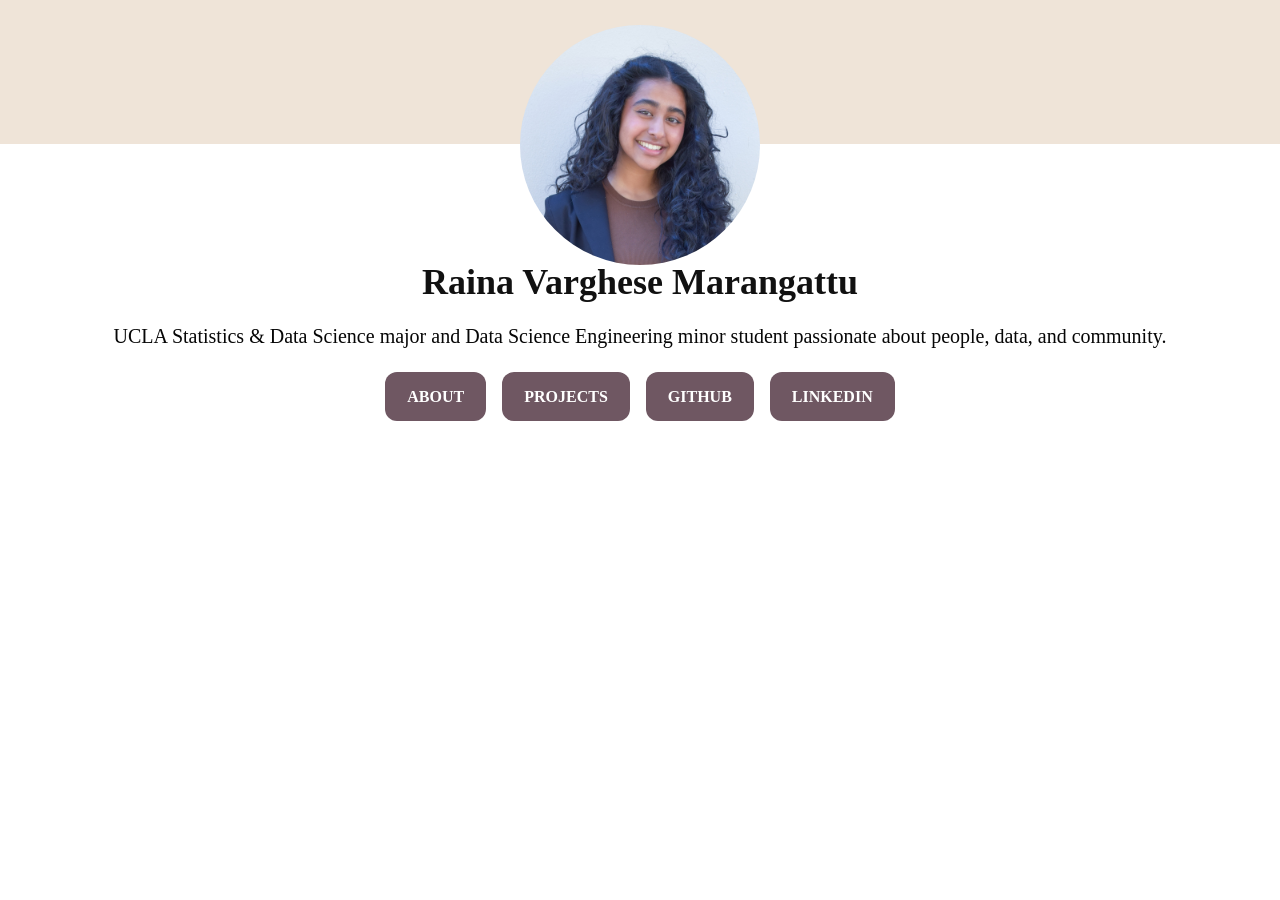
<file: index.html>
<!DOCTYPE html>
<html lang="en">
<head>
    <meta charset="UTF-8">
    <meta name="viewport" content="width=device-width, initial-scale=1.0">
    <title>Home</title>
    <link rel="stylesheet" href="style.css">
    <style>
        body {
            background-color: #ffffff;   /* page background */
            font-family: Georgia, "Times New Roman", serif;
        }

        h1 {
            color: #000042;             /* text color */
            font-size: 46px;            /* size */
            font-weight: 700;           /* thickness */
            text-align: left;
        }
        .intro {
        text-align: center;
        margin-top: 110px;
        margin-bottom: 0;
        }

        .intro-name {
        font-size: 36px;
        font-weight: 700;
        color: #111;
        margin-bottom: 8px;
        text-align: center;
        }

        .intro-desc {
        font-size: 20px;
        color: #060606;
        font-weight: 400;
        text-align: center;
        }
    </style>
</head>

<body>
      <div class="banner">
      <!--<div class="banner-title">Raina Marangattu</div> -->
        <img src="images/profile.jpg" alt="Profile photo" class="profile-pic">
    </div>
    <div class="intro">
        <h1 class="intro-name">Raina Varghese Marangattu</h1>
        <p class="intro-desc">UCLA Statistics & Data Science major and Data Science Engineering minor student passionate about people, data, and community.</p>
      </div>    
    <div class="button-row">
        <div class="menu-item">
            <a href="pages/about.html" class="btn">ABOUT</a>
            <div class="popover">
              <p>Stats & Data Science + Sociology Double Major and Data Science Engineering Minor</p>
            </div>
          </div>
        <a href="pages/projects.html" class="btn">PROJECTS</a>
        <!-- <a href="pages/media.html" class="btn">MEDIA</a> -->
        <a href="https://github.com/raina13-cell" class="btn" target="_blank" rel="noopener noreferrer">GITHUB</a>
        <a href="https://www.linkedin.com/in/raina-marangattu-00918127b" class="btn" target="_blank" rel="noopener noreferrer">LINKEDIN</a>
    </div>
 

      
</body>
</html>
</file>
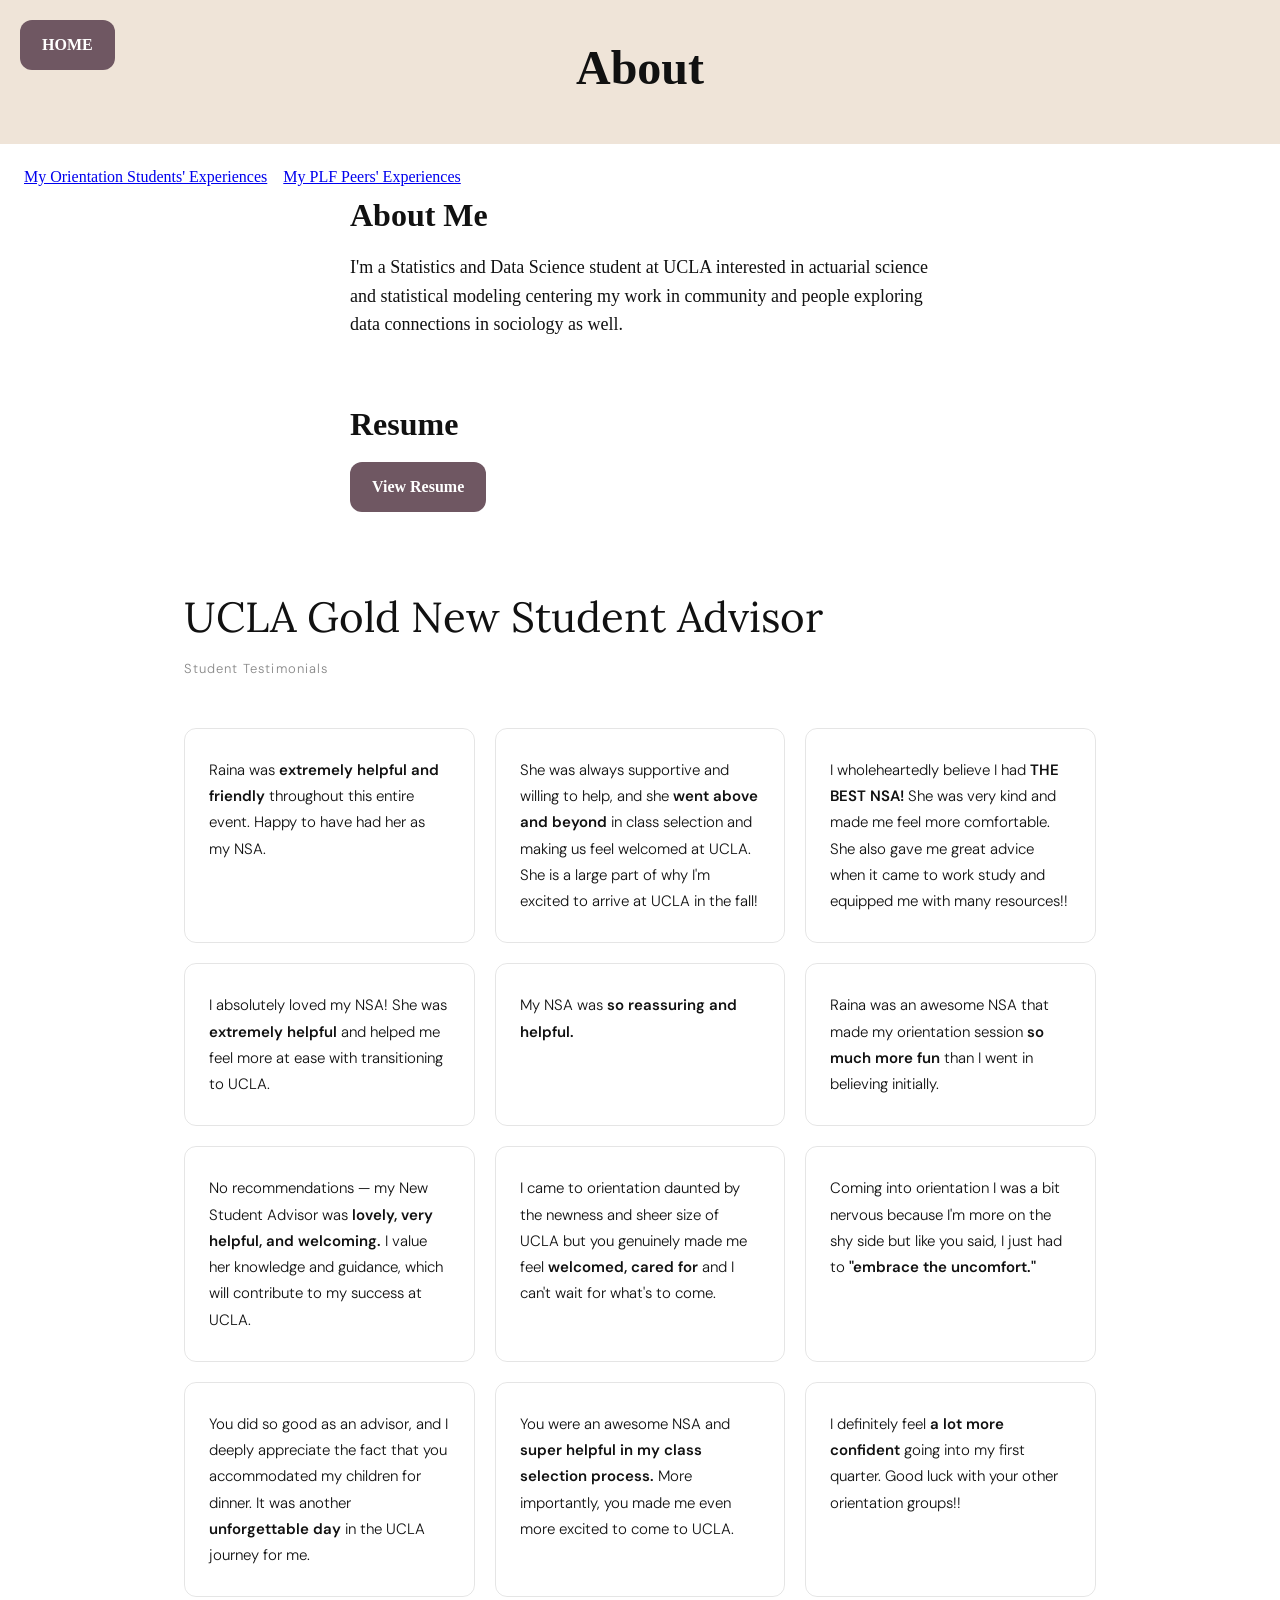
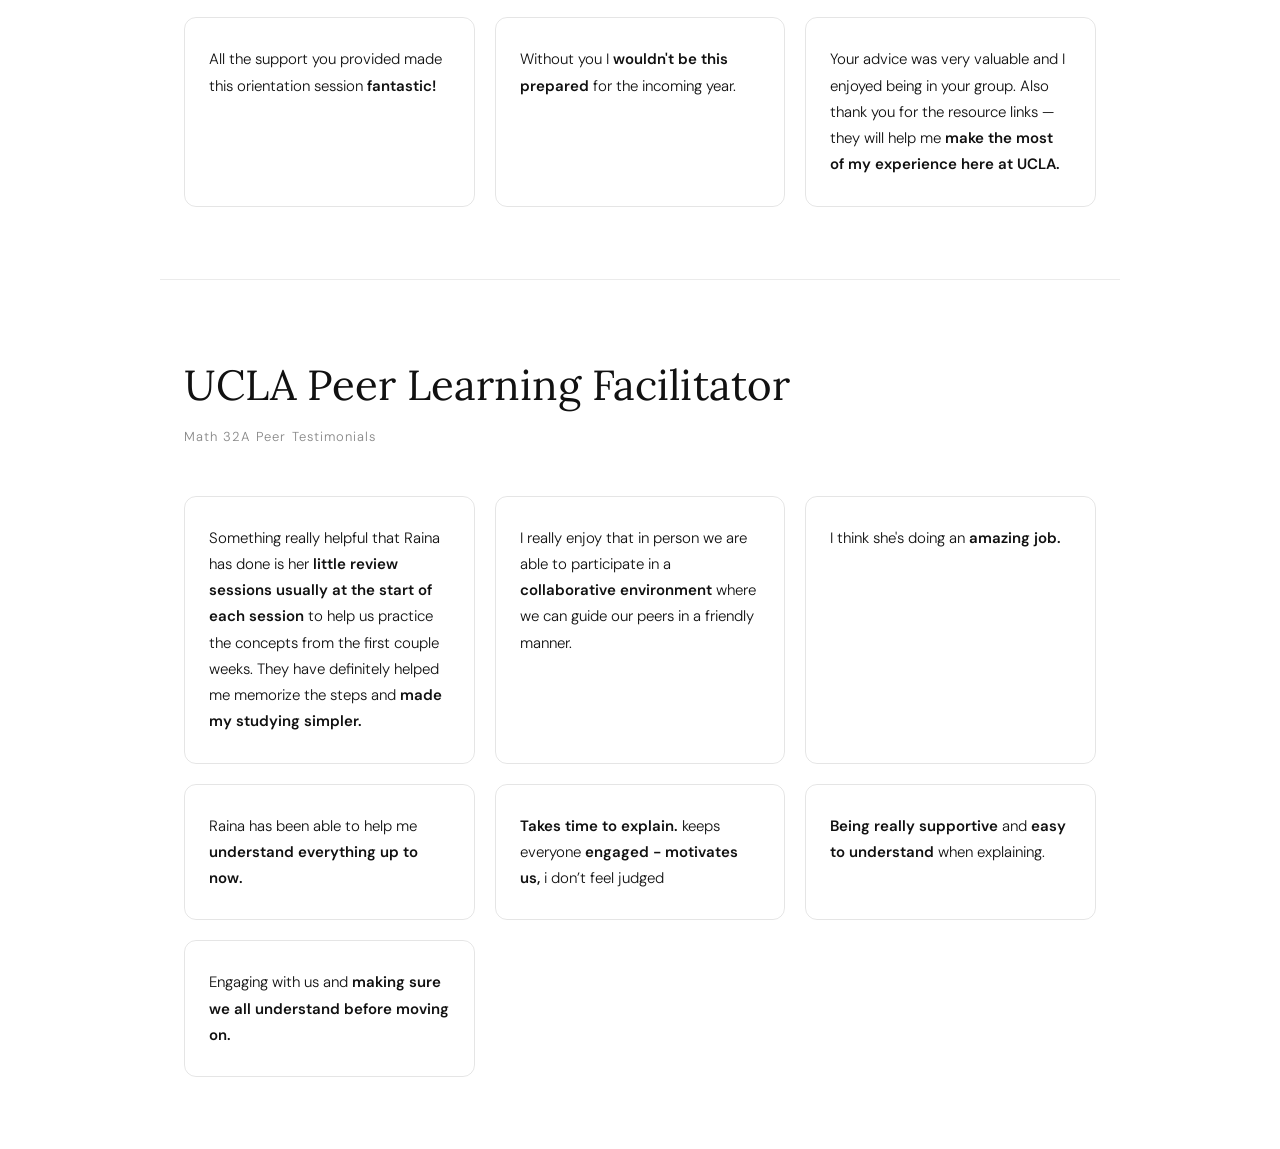
<file: pages/about.html>
<!DOCTYPE html>
<html lang="en">
<head>
    <meta charset="UTF-8">
    <meta name="viewport" content="width=device-width, initial-scale=1.0">
    <title>About</title>
    <link rel="stylesheet" href="../style.css">
    <link href="https://fonts.googleapis.com/css2?family=Lora:wght@400;600&family=DM+Sans:wght@300;400;500;600&display=swap" rel="stylesheet">
    <style>

        #testimonials, #plf { scroll-margin-top: 40px; }

        .testimonials, .plf-section {
          padding: 72px 24px;
          max-width: 960px;
          margin: 0 auto;
          font-family: 'DM Sans', sans-serif;
        }

        .t-heading {
          font-family: 'Lora', serif;
          font-size: clamp(28px, 5vw, 42px);
          font-weight: 400;
          margin: 0 0 8px;
          color: inherit;
        }

        .t-sub {
          font-size: 13px;
          font-weight: 300;
          letter-spacing: 0.08em;
          opacity: 0.5;
          margin: 0 0 48px;
        }

        .t-grid {
          display: grid;
          grid-template-columns: repeat(auto-fill, minmax(260px, 1fr));
          gap: 20px;
        }

        .t-card {
          padding: 28px 24px;
          border: 1px solid rgba(0,0,0,0.1);
          border-radius: 12px;
        }

        .t-card p {
          font-family: 'DM Sans', sans-serif;
          font-size: 15px;
          font-weight: 300;
          line-height: 1.75;
          margin: 0;
          color: inherit;
        }

        .t-card strong {
          font-weight: 600;
          color: inherit;
        }

        .section-divider {
          max-width: 960px;
          margin: 0 auto;
          border: none;
          border-top: 1px solid rgba(0,0,0,0.08);
        }
        .section-links {
            display: flex;
            gap: 16px;
            padding: 20px 24px 0;
}
    </style>
</head>
<body>
    <div class="banner">
        <h1 class="banner-title">About</h1>
    </div> 
    <!-- Top-left HOME -->
    <a href="../index.html" class="btn home-top">HOME</a>
    <div class="section-links">
        <a href="#testimonials">My Orientation Students' Experiences</a>
        <a href="#plf">My PLF Peers' Experiences</a>
      </div>
      <div class = "content">
        <h2>About Me</h2>
      <p class="about-text">
        I'm a Statistics and Data Science student at UCLA interested in actuarial science and statistical modeling centering my work in community and people exploring data connections in sociology as well.
        </p>
        <section class="resume-section">
          <h2>Resume</h2>
        
          <div class="resume-buttons">
            <a href="../raina-marangattu-resume.pdf" class="btn" target="_blank">View Resume</a>
          </div>
        </section>
        </div>
    <!-- TESTIMONIALS SECTION — paste into your website -->

<section class="testimonials" id = "testimonials">
  <h2 class="t-heading">UCLA Gold New Student Advisor</h2>
  <p class="t-sub">Student Testimonials</p>

  <div class="t-grid">

    <div class="t-card">
      <p>Raina was <strong>extremely helpful and friendly</strong> throughout this entire event. Happy to have had her as my NSA.</p>
    </div>

    <div class="t-card">
      <p>She was always supportive and willing to help, and she <strong>went above and beyond</strong> in class selection and making us feel welcomed at UCLA. She is a large part of why I'm excited to arrive at UCLA in the fall!</p>
    </div>

    <div class="t-card">
      <p>I wholeheartedly believe I had <strong>THE BEST NSA!</strong> She was very kind and made me feel more comfortable. She also gave me great advice when it came to work study and equipped me with many resources!!</p>
    </div>

    <div class="t-card">
      <p>I absolutely loved my NSA! She was <strong>extremely helpful</strong> and helped me feel more at ease with transitioning to UCLA.</p>
    </div>

    <div class="t-card">
      <p>My NSA was <strong>so reassuring and helpful.</strong></p>
    </div>

    <div class="t-card">
      <p>Raina was an awesome NSA that made my orientation session <strong>so much more fun</strong> than I went in believing initially.</p>
    </div>

    <div class="t-card">
      <p>No recommendations — my New Student Advisor was <strong>lovely, very helpful, and welcoming.</strong> I value her knowledge and guidance, which will contribute to my success at UCLA.</p>
    </div>

    <div class="t-card">
      <p>I came to orientation daunted by the newness and sheer size of UCLA but you genuinely made me feel <strong>welcomed, cared for</strong> and I can't wait for what's to come.</p>
    </div>

    <div class="t-card">
      <p>Coming into orientation I was a bit nervous because I'm more on the shy side but like you said, I just had to <strong>"embrace the uncomfort."</strong></p>
    </div>

    <div class="t-card">
      <p>You did so good as an advisor, and I deeply appreciate the fact that you accommodated my children for dinner. It was another <strong>unforgettable day</strong> in the UCLA journey for me.</p>
    </div>

    <div class="t-card">
      <p>You were an awesome NSA and <strong>super helpful in my class selection process.</strong> More importantly, you made me even more excited to come to UCLA.</p>
    </div>

    <div class="t-card">
      <p>I definitely feel <strong>a lot more confident</strong> going into my first quarter. Good luck with your other orientation groups!!</p>
    </div>

    <div class="t-card">
      <p>All the support you provided made this orientation session <strong>fantastic!</strong></p>
    </div>

    <div class="t-card">
      <p>Without you I <strong>wouldn't be this prepared</strong> for the incoming year.</p>
    </div>

    <div class="t-card">
      <p>Your advice was very valuable and I enjoyed being in your group. Also thank you for the resource links — they will help me <strong>make the most of my experience here at UCLA.</strong></p>
    </div>
  </div>
</section>
<hr class="section-divider">

    <!-- PLF TESTIMONIALS -->
    <section class="plf-section" id="plf">
      <h2 class="t-heading">UCLA Peer Learning Facilitator</h2>
      <p class="t-sub"> Math 32A Peer Testimonials</p>

      <div class="t-grid">

        <div class="t-card">
          <p>Something really helpful that Raina has done is her <strong>little review sessions usually at the start of each session</strong> to help us practice the concepts from the first couple weeks. They have definitely helped me memorize the steps and <strong>made my studying simpler.</strong></p>
        </div>

        <div class="t-card">
          <p>I really enjoy that in person we are able to participate in a <strong>collaborative environment</strong> where we can guide our peers in a friendly manner.</p>
        </div>

        <div class="t-card">
          <p>I think she's doing an <strong>amazing job.</strong></p>
        </div>

        <div class="t-card">
          <p>Raina has been able to help me <strong>understand everything up to now.</strong></p>
        </div>

        <div class="t-card">
          <p><strong>Takes time to explain.</strong> keeps everyone <strong> engaged - motivates us,</strong> i don’t feel judged</p>
        </div>

        <div class="t-card">
          <p><strong>Being really supportive</strong> and <strong>easy to understand</strong> when explaining.</p>
        </div>

        <div class="t-card">
          <p>Engaging with us and <strong>making sure we all understand before moving on.</strong></p>
        </div>

      </div>
    </section>
</body>
</html>
</file>
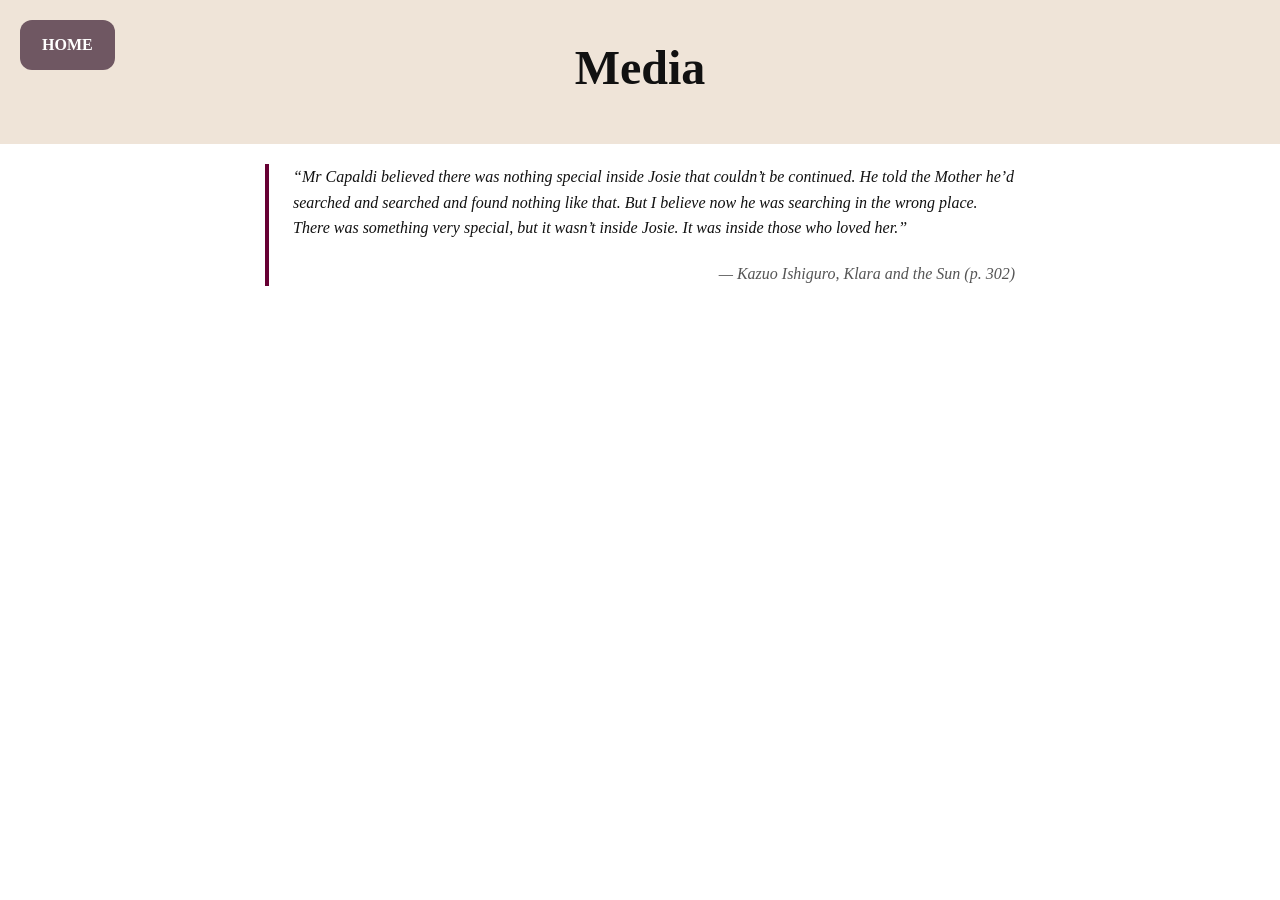
<file: pages/media.html>
<!DOCTYPE html>
<html lang="en">
<head>
    <meta charset="UTF-8">
    <meta name="viewport" content="width=device-width, initial-scale=1.0">
    <title>Media</title>
    <link rel="stylesheet" href="../style.css">
</head>
<body>
    <div class="banner">
        <h1 class="banner-title">Media</h1>
    </div> 
    <div class="quote">
        <p>
          “Mr Capaldi believed there was nothing special inside Josie that couldn’t be continued.
          He told the Mother he’d searched and searched and found nothing like that. But I believe
          now he was searching in the wrong place. There was something very special, but it wasn’t
          inside Josie. It was inside those who loved her.”
        </p>
      
        <p class="quote-author">
          — Kazuo Ishiguro, <em>Klara and the Sun</em> (p. 302)
        </p>
      </div>
      



    <!-- Top-left HOME -->
    <a href="../index.html" class="btn home-top">HOME</a>

</body>

</html>
</file>
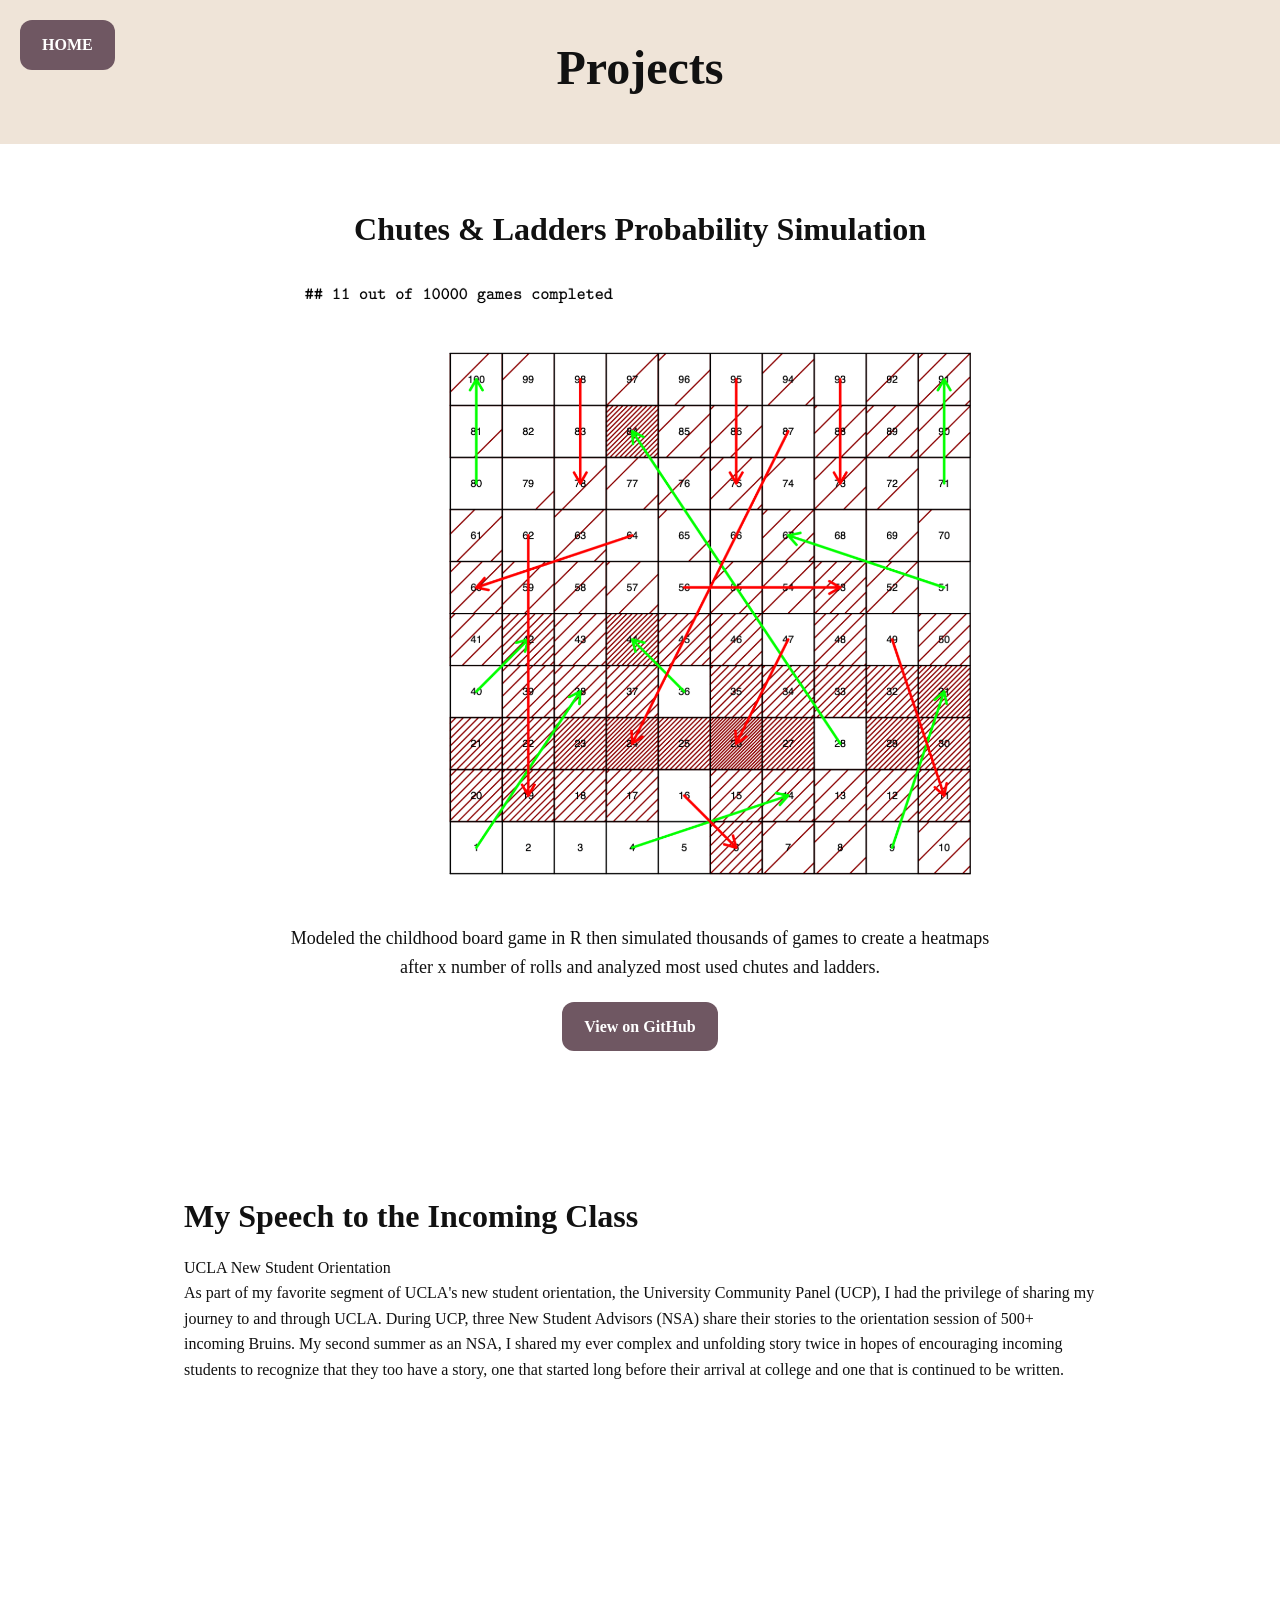
<file: pages/projects.html>
<!DOCTYPE html>
<html lang="en">
<head>
    <meta charset="UTF-8">
    <meta name="viewport" content="width=device-width, initial-scale=1.0">
    <title>Projects</title>
    <link rel="stylesheet" href="../style.css">
    <style>
        .video-section {
       padding: 60px 24px;
       max-width: 960px;
       margin: 0 auto;
       }

       .video-wrapper {
       position: relative;
       padding-bottom: 56.25%; /* 16:9 ratio */
       height: 0;
       overflow: hidden;
       border-radius: 12px;
       }

       .video-wrapper iframe {
       position: absolute;
       top: 0; left: 0;
       width: 100%;
       height: 100%;
       }
       </style>
</head>
<body>
    <div class="banner">
        <h1 class="banner-title">Projects</h1>
    </div> 
    <!-- Top-left HOME -->
    <a href="../index.html" class="btn home-top">HOME</a>
</body>
<section class="projects-container">

    <div class="project-card">
  
      <h2 class="project-title">Chutes & Ladders Probability Simulation</h2>
  
      <img src="../images/chutesandladders.png" 
           alt="Chutes and Ladders Heatmap"
           class="project-img">
  
      <p class="project-desc">
        Modeled the childhood board game in R then simulated thousands of games to create a heatmaps after x number of rolls and analyzed most used chutes and ladders.
      </p>
  
      <a href="https://github.com/raina13-cell/chutes-ladders"
         target="_blank"
         class="btn">
         View on GitHub
      </a>
  
    </div>
  
  </section>
 <section class="video-section">
        <h2 class="t-heading">My Speech to the Incoming Class</h2>
        <p class="t-sub">UCLA New Student Orientation</p>
        <p class="video-desc">As part of my favorite segment of UCLA's new student orientation, the University Community Panel (UCP), I had the privilege of sharing my journey to and through UCLA. During UCP, three New Student Advisors (NSA) share their stories to the orientation session of 500+ incoming Bruins. My second summer as an NSA, I shared my ever complex and unfolding story twice in hopes of encouraging incoming students to recognize that they too have a story, one that started long before their arrival at college and one that is continued to be written.</p>
        <div class="video-wrapper">
            <iframe
            src="https://www.youtube.com/embed/3Iu2mT6fhzI"
            title="Speech to the Incoming Class"
            frameborder="0"
            allowfullscreen>
          </iframe>
        </div>
      </section>

</html>
</file>
<file: style.css>
/* ========== RESET ========== */
* {
    box-sizing: border-box;
    margin: 0;
    padding: 0;
  }
  
  /* ========== VARIABLES ========== */
  :root {
    --bg: #ffffff;
    --text: #111111;
    --accent:#6f5762;
    --muted: #666666;
  }
  
  /* ========== GLOBAL STYLES ========== */
  body {
    background-color: var(--bg);
    color: var(--text);
    font-family: Georgia, "Times New Roman", serif;
    line-height: 1.6;
    margin: 0; 
}
  
  /* ========== HEADINGS ========== */
  h1 {
    font-size: 64px;
    margin-bottom: 16px;
  }
  
  h2 {
    font-size: 32px;
    margin-bottom: 12px;
  }
  
  /* ========== BUTTONS ========== */
  .btn {
    display: inline-block;
    padding: 12px 22px;
    background-color: var(--accent);
    color: white;
    text-decoration: none;
    border-radius: 12px;
    font-weight: 600;
    transition: all 0.2s ease;
  }
  
  .btn:hover {
    background-color: #6A1F3B;
    transform: translateY(-2px);
    color: white;
  }
  
  /* ========== SECTIONS ========== */
  section {
    margin-top: 60px;
  }
  
  /* ========== UTILITIES ========== */
  .center {
    text-align: center;
  }
  .button-row {
    display: flex;
    gap: 16px;      
    margin-top: 20px;
    justify-content: center;
  }
  @media (max-width: 600px) {
    .button-row {
      flex-direction: column;
      align-items: center;
    }
  }  

.menu-item {
  position: relative;
}

.popover {
  position: absolute;
  top: 115%;
  left: 50%;
  transform: translateX(-50%) scale(0.95);

  width: 280px;
  padding: 15px;

  background: white;
  border-radius: 12px;
  box-shadow: 0 12px 30px rgba(0,0,0,0.15);

  opacity: 0;
  visibility: hidden;
  transition: 0.2s ease;
  z-index: 100;
}

.menu-item:hover .popover {
  opacity: 1;
  visibility: visible;
  transform: translateX(-50%) scale(1);
}

  /* Top-left button */
.home-top {
    position: fixed;
    top: 20px;
    left: 20px;
  }
  
  /* Bottom-center button */
  .home-bottom {
    position: fixed;
    bottom: 30px;
    left: 50%;
    transform: translateX(-50%);
  }
  /* Banner */
  .banner {
    height: 1.5in;
    background-color: #EFE4D8;
    text-align: center;
  
    display: flex;
    justify-content: center;
    align-items: flex-start;
  
    position: relative;
    overflow: visible;
  }
  
  /* Title inside banner */
  .banner-title {
    font-size: 48px;
    font-weight: 600;
    color: #111111;
    margin: 30px;
  }
  
  
  /* Circular image */
  .profile-pic {
    width: 240px;
    height: 240px;
    border-radius: 50%;          /* makes it a circle */
    object-fit: cover;           /* crops image nicely */
    border: 0px solid #654321;     /* optional frame */
    position: relative;
    top: 25px
  }
  .page-title {
    text-align: center;
    margin-top: 40px;
  }
  .media-pic {
    width: 240px;
    height: 240px;
    border-radius: 50%;          /* makes it a circle */
    object-fit: cover;           /* crops image nicely */
    border: 0px solid #654321;     /* optional frame */
    position: relative;
    top: 50px
  }
  .quote {
    border-left: 4px solid #660033;
    margin: 20px auto;
    padding-left: 24px;
    font-style: italic;
    max-width: 750px;
  }
  
  .about-text {
    line-height: 1.6;
    font-size: 18px;
  }
  
  .quote-author {
    margin-top: 20px;
    text-align: right;
    font-size: 16px;
    color: #555;
  }
  #testimonials { scroll-margin-top: 40px; }
  
  /* Projects Section */
.projects-container {
  max-width: 1000px;
  margin: 60px auto;
  padding: 0 24px;
}

/* Individual Project Card */
.project-card {
  margin-bottom: 80px;
  text-align: center;
}

/* Project Title */
.project-title {
  font-size: 32px;
  font-weight: 700;
  margin-bottom: 20px;
}

/* Project Image */
.project-img {
  width: 100%;
  max-width: 700px;
  border-radius: 12px;
  margin-bottom: 20px;
}

/* Description */
.project-desc {
  font-size: 18px;
  line-height: 1.6;
  max-width: 700px;
  margin: 0 auto 20px auto;
}

/* Github Button */
.github-btn {
  display: inline-block;
  padding: 10px 18px;
  border-radius: 8px;
  background-color: #7b646a; /* match your button color */
  color: white;
  text-decoration: none;
  font-weight: 600;
}

.github-btn:hover {
  opacity: 0.85;
}
.content {
  margin-left: 350px;
  margin-right: 350px;
}
</file>
